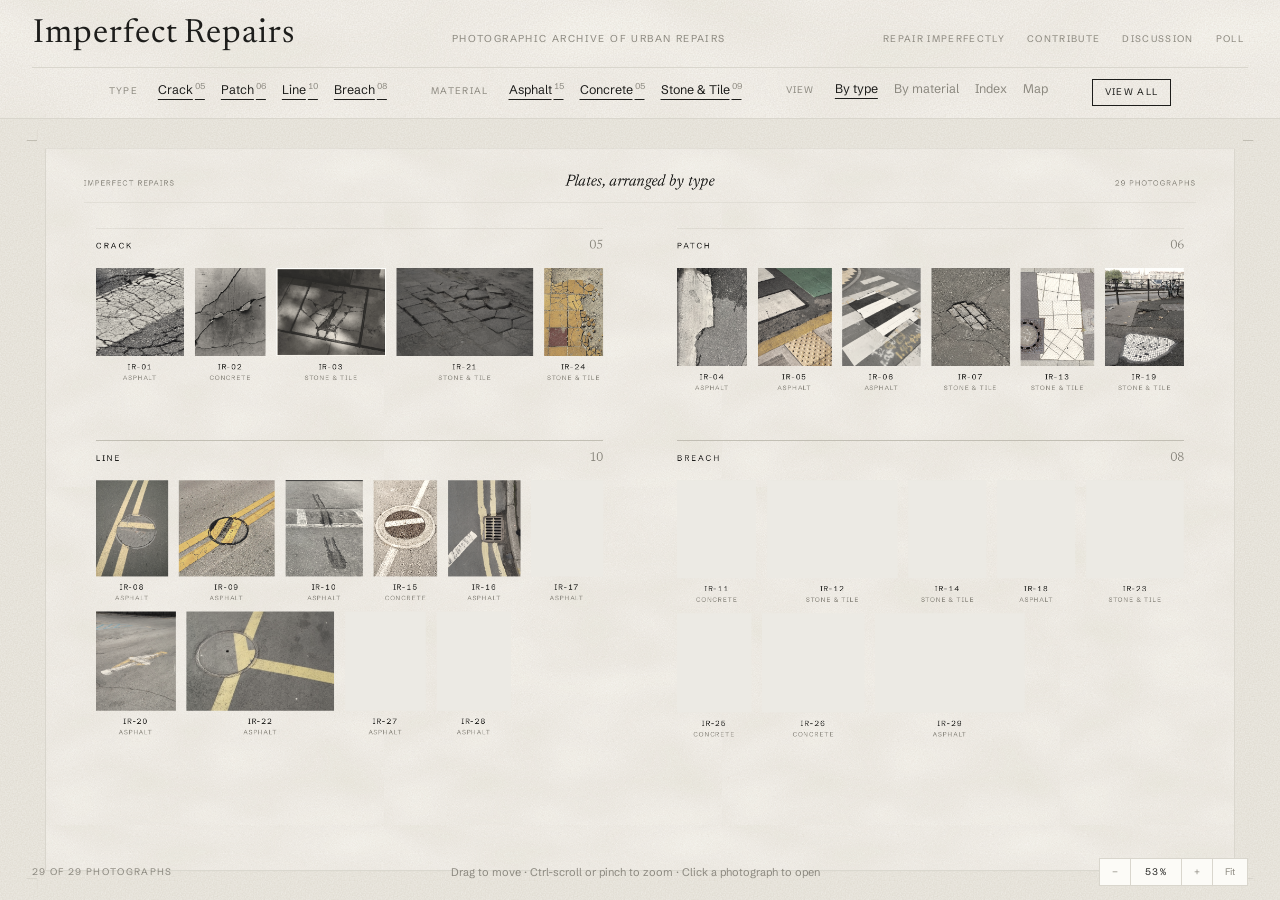
<file: index.html>
<!DOCTYPE html>
<html lang="en">
<head>
  <meta charset="UTF-8">
  <meta name="viewport" content="width=device-width, initial-scale=1.0">
  <title>Imperfect Repairs — Archive</title>
  <link rel="preconnect" href="https://fonts.googleapis.com">
  <link rel="preconnect" href="https://fonts.gstatic.com" crossorigin>
  <link rel="stylesheet" href="https://fonts.googleapis.com/css2?family=Newsreader:ital,opsz,wght@0,6..72,400;0,6..72,500;1,6..72,400&family=Schibsted+Grotesk:ital,wght@0,400;0,500;1,400&display=swap">
  <link rel="stylesheet" href="style.css?v=20261020b">
</head>
<body>
  <a class="skip" href="#stage">Skip to archive</a>

  <header class="top">
    <div class="top-row">
      <h1 id="title" aria-label="Imperfect Repairs">Imperfect Repairs</h1>
      <span class="crumb">Photographic archive of urban repairs</span>
      <nav class="community-nav" aria-label="Community">
        <a href="repair.html">Repair imperfectly</a>
        <button data-open="contribute">Contribute</button>
        <button data-open="discussion">Discussion</button>
        <button data-open="poll">Poll <span class="poll-mini" id="poll-mini"></span></button>
      </nav>
    </div>

    <div class="toolbar">
      <div class="group" id="f-type" role="group" aria-label="Type filter">
        <span class="lbl">Type</span>
      </div>
      <div class="group" id="f-material" role="group" aria-label="Material filter">
        <span class="lbl">Material</span>
      </div>
      <div class="group" role="group" aria-label="Arrange">
        <span class="lbl">View</span>
        <button class="opt" data-arrange="type" aria-pressed="true">By type</button>
        <button class="opt" data-arrange="material" aria-pressed="false">By material</button>
        <button class="opt" data-arrange="index" aria-pressed="false">Index</button>
        <button class="opt" data-arrange="map" aria-pressed="false">Map</button>
      </div>
      <button class="view-all" id="view-all">View all</button>
    </div>
  </header>

  <main class="stage" id="stage" tabindex="-1" aria-label="Archive field">
    <div class="world" id="world">
      <div class="sheet" id="sheet" aria-hidden="true">
        <i class="crop tl"></i><i class="crop tr"></i><i class="crop bl"></i><i class="crop br"></i>
        <div class="running">
          <span>Imperfect Repairs</span>
          <em id="sheet-title">Plates, arranged by type</em>
          <span id="sheet-count"></span>
        </div>
      </div>
    </div>

    <p class="empty" id="empty" hidden>No photographs match. Turn a filter back on above.</p>

    <div class="hud">
      <span class="count" id="count" aria-live="polite"></span>
      <span class="hint">Drag to move · Ctrl-scroll or pinch to zoom · Click a photograph to open</span>
      <div class="zoom">
        <button id="z-out" aria-label="Zoom out">−</button>
        <span id="z-level">100%</span>
        <button id="z-in" aria-label="Zoom in">+</button>
        <button id="z-reset">Fit</button>
      </div>
    </div>
  </main>

  <!-- Map of Manhattan -->
  <section class="mapview" id="mapview" aria-label="Map of photograph locations" hidden>
    <aside class="map-index">
      <div class="map-title">
        <h2>Manhattan</h2>
        <span>40.7831° N · 73.9712° W</span>
      </div>
      <p class="map-dek">Where the repairs were found. Choose a plate to go there; open its pin to see the photograph.</p>
      <span class="map-count" id="map-count"></span>
      <ol class="map-list" id="map-list"></ol>
    </aside>
    <div class="map-frame">
      <i class="crop tl"></i><i class="crop tr"></i><i class="crop bl"></i><i class="crop br"></i>
      <div class="map" id="map"></div>
      <article class="map-card" id="map-card" aria-live="polite" hidden>
        <button class="map-card-close" id="map-card-close" aria-label="Close preview">×</button>
        <button class="map-card-img" id="map-card-img" aria-label="Open photograph"></button>
        <div class="map-card-body">
          <span class="map-card-id" id="map-card-id"></span>
          <h3 id="map-card-title"></h3>
          <span class="map-card-meta" id="map-card-meta"></span>
          <div class="map-card-foot">
            <span class="map-card-nav">
              <button id="map-card-prev" aria-label="Previous location">←</button>
              <button id="map-card-next" aria-label="Next location">→</button>
            </span>
            <button class="map-card-open" id="map-card-open">Open plate</button>
          </div>
        </div>
      </article>
      <p class="map-note" id="map-note" hidden></p>
      <div class="map-place" id="map-place" hidden>
        <span>Placing mode · click the map where a photograph was taken, then paste into Js/data.js</span>
        <code>—</code>
      </div>
    </div>
  </section>

  <!-- Photo viewer -->
  <div class="viewer" id="viewer" role="dialog" aria-modal="true" aria-labelledby="v-title" hidden>
    <figure class="v-fig" id="v-fig"></figure>
    <div class="v-side">
      <div class="v-bar">
        <span id="v-pos"></span>
        <div class="v-nav">
          <button id="v-prev" aria-label="Previous photograph">←</button>
          <button id="v-next" aria-label="Next photograph">→</button>
          <button id="v-close" aria-label="Close">Close</button>
        </div>
      </div>
      <div class="v-body" id="v-body">
        <span class="v-id reveal" id="v-id"></span>
        <h2 class="reveal" id="v-title"></h2>
        <dl class="v-meta reveal" id="v-meta"></dl>
        <p class="v-note reveal" id="v-note"></p>
        <figure class="v-quote reveal" id="v-quote" hidden>
          <blockquote id="v-quote-text"></blockquote>
          <figcaption><cite>Beauty in Imperfect Repairs</cite> <span id="v-quote-theme"></span></figcaption>
        </figure>
      </div>
      <section class="gaze" aria-labelledby="g-h">
        <h3 class="section-h" id="g-h">Beautiful, or vulnerable?</h3>
        <p class="gaze-q">How do you read this repair?</p>
        <div class="gaze-choices">
          <button class="gaze-btn" data-choice="beauty" aria-pressed="false">Beauty</button>
          <button class="gaze-btn" data-choice="vulnerability" aria-pressed="false">Vulnerability</button>
        </div>
        <div class="gaze-result" id="g-result" hidden>
          <div class="gaze-bar" aria-hidden="true"><span class="gaze-b" id="g-bar-b"></span><span class="gaze-v" id="g-bar-v"></span></div>
          <div class="gaze-legend">
            <span><b id="g-pct-b"></b> Beauty</span>
            <span id="g-total"></span>
            <span>Vulnerability <b id="g-pct-v"></b></span>
          </div>
        </div>
        <p class="form-msg" id="g-msg" role="status">Vote to see how others read it.</p>
      </section>
      <section class="comments" aria-labelledby="c-h">
        <h3 class="section-h" id="c-h">Comments <span id="c-count"></span></h3>
        <ol class="entries" id="c-list"></ol>
        <form class="entry-form" id="c-form" novalidate>
          <label class="field">
            <span>Name <i>optional</i></span>
            <input id="c-name" name="name" maxlength="40" autocomplete="nickname">
          </label>
          <label class="field">
            <span>Comment</span>
            <textarea id="c-body" name="body" rows="3" maxlength="500" required></textarea>
          </label>
          <input class="trap" id="c-trap" name="website" tabindex="-1" autocomplete="off" aria-hidden="true">
          <div class="form-foot">
            <span class="form-msg" id="c-msg" role="status"></span>
            <button class="btn" type="submit">Post comment</button>
          </div>
        </form>
      </section>
    </div>
  </div>

  <!-- Community drawer: contribute, discussion, poll -->
  <aside class="drawer" id="drawer" role="dialog" aria-modal="true" aria-label="Community" hidden>
    <div class="drawer-bar">
      <div class="tabs" role="tablist">
        <button role="tab" id="tab-contribute" data-tab="contribute" aria-selected="true">Contribute</button>
        <button role="tab" id="tab-discussion" data-tab="discussion" aria-selected="false">Discussion</button>
        <button role="tab" id="tab-poll" data-tab="poll" aria-selected="false">Poll</button>
      </div>
      <button class="drawer-close" id="drawer-close">Close</button>
    </div>

    <p class="offline" id="offline" hidden>Community features are not connected yet. Uploads, comments and votes will open once the archive's database is set up.</p>

    <!-- Contribute -->
    <section class="panel" id="panel-contribute" role="tabpanel" aria-labelledby="tab-contribute">
      <h2 class="panel-h">Add a repair you found</h2>
      <p class="panel-dek">Photograph a crack, patch, painted line or exposed seam in your city and add it to the archive. Each photograph is reviewed before it appears.</p>
      <form class="entry-form" id="u-form" novalidate>
        <label class="drop" id="u-drop">
          <input type="file" id="u-file" accept="image/*" required>
          <span class="drop-text" id="u-drop-text">Choose a photograph<br><i>or drop it here · JPG or PNG · up to 15 MB</i></span>
          <img id="u-preview" alt="" hidden>
        </label>
        <div class="field-row">
          <label class="field">
            <span>Type</span>
            <select id="u-type" required></select>
          </label>
          <label class="field">
            <span>Material</span>
            <select id="u-material" required></select>
          </label>
        </div>
        <div class="field-row">
          <label class="field">
            <span>Location <i>city or area</i></span>
            <input id="u-place" maxlength="60" placeholder="Seoul, Mapo-gu">
          </label>
          <label class="field">
            <span>Date found</span>
            <input id="u-date" type="month">
          </label>
        </div>
        <div class="field">
          <span>Pin it on the map <i id="u-map-note">Optional. Click where you found it.</i></span>
          <div class="u-map" id="u-map"></div>
        </div>
        <label class="field">
          <span>What did you notice? <i>optional</i></span>
          <textarea id="u-caption" rows="3" maxlength="280"></textarea>
        </label>
        <label class="field">
          <span>Your name <i>optional, shown with the photograph</i></span>
          <input id="u-name" maxlength="40" autocomplete="nickname">
        </label>
        <label class="check">
          <input type="checkbox" id="u-consent" required>
          <span>I took this photograph and agree to it being shown in the Imperfect Repairs archive.</span>
        </label>
        <input class="trap" id="u-trap" name="website" tabindex="-1" autocomplete="off" aria-hidden="true">
        <div class="form-foot">
          <span class="form-msg" id="u-msg" role="status"></span>
          <button class="btn" type="submit" id="u-submit">Submit photograph</button>
        </div>
      </form>
    </section>

    <!-- Discussion -->
    <section class="panel" id="panel-discussion" role="tabpanel" aria-labelledby="tab-discussion" hidden>
      <h2 class="panel-h">Discussion</h2>
      <p class="panel-dek">How do you read the repairs around you? Care, neglect, accident, design? Share a thought.</p>
      <form class="entry-form" id="d-form" novalidate>
        <label class="field">
          <span>Name <i>optional</i></span>
          <input id="d-name" maxlength="40" autocomplete="nickname">
        </label>
        <label class="field">
          <span>Your thoughts</span>
          <textarea id="d-body" rows="4" maxlength="800" required></textarea>
        </label>
        <input class="trap" id="d-trap" name="website" tabindex="-1" autocomplete="off" aria-hidden="true">
        <div class="form-foot">
          <span class="form-msg" id="d-msg" role="status"></span>
          <button class="btn" type="submit">Share</button>
        </div>
      </form>
      <ol class="entries entries-wide" id="d-list"></ol>
    </section>

    <!-- Poll -->
    <section class="panel" id="panel-poll" role="tabpanel" aria-labelledby="tab-poll" hidden>
      <h2 class="panel-h">Beauty or vulnerability?</h2>
      <p class="panel-dek">When you see a city's imperfect repairs, what do they say to you first?</p>
      <div class="poll-choices" id="p-choices">
        <button class="choice" data-choice="beauty">
          <b>Beauty</b>
          <span>Accidental art, care, the trace of a hand</span>
        </button>
        <button class="choice" data-choice="vulnerability">
          <b>Vulnerability</b>
          <span>Fragility, neglect, a city wearing thin</span>
        </button>
      </div>
      <div class="poll-result" id="p-result">
        <div class="poll-bar" aria-hidden="true">
          <span class="poll-b" id="p-bar-b"></span>
          <span class="poll-v" id="p-bar-v"></span>
        </div>
        <div class="poll-legend">
          <span><b id="p-pct-b">—</b> Beauty</span>
          <span id="p-total"></span>
          <span>Vulnerability <b id="p-pct-v">—</b></span>
        </div>
        <p class="form-msg" id="p-msg" role="status"></p>
      </div>
    </section>
  </aside>

  <script src="Js/config.js?v=20261020b"></script>
  <script src="Js/images.js?v=20261020b"></script>
  <script src="Js/data.js?v=20261020b"></script>
  <script src="Js/map.js?v=20261020b"></script>
  <script src="Js/community.js?v=20261020b"></script>
  <script src="Js/main.js?v=20261020b"></script>
</body>
</html>
</file>
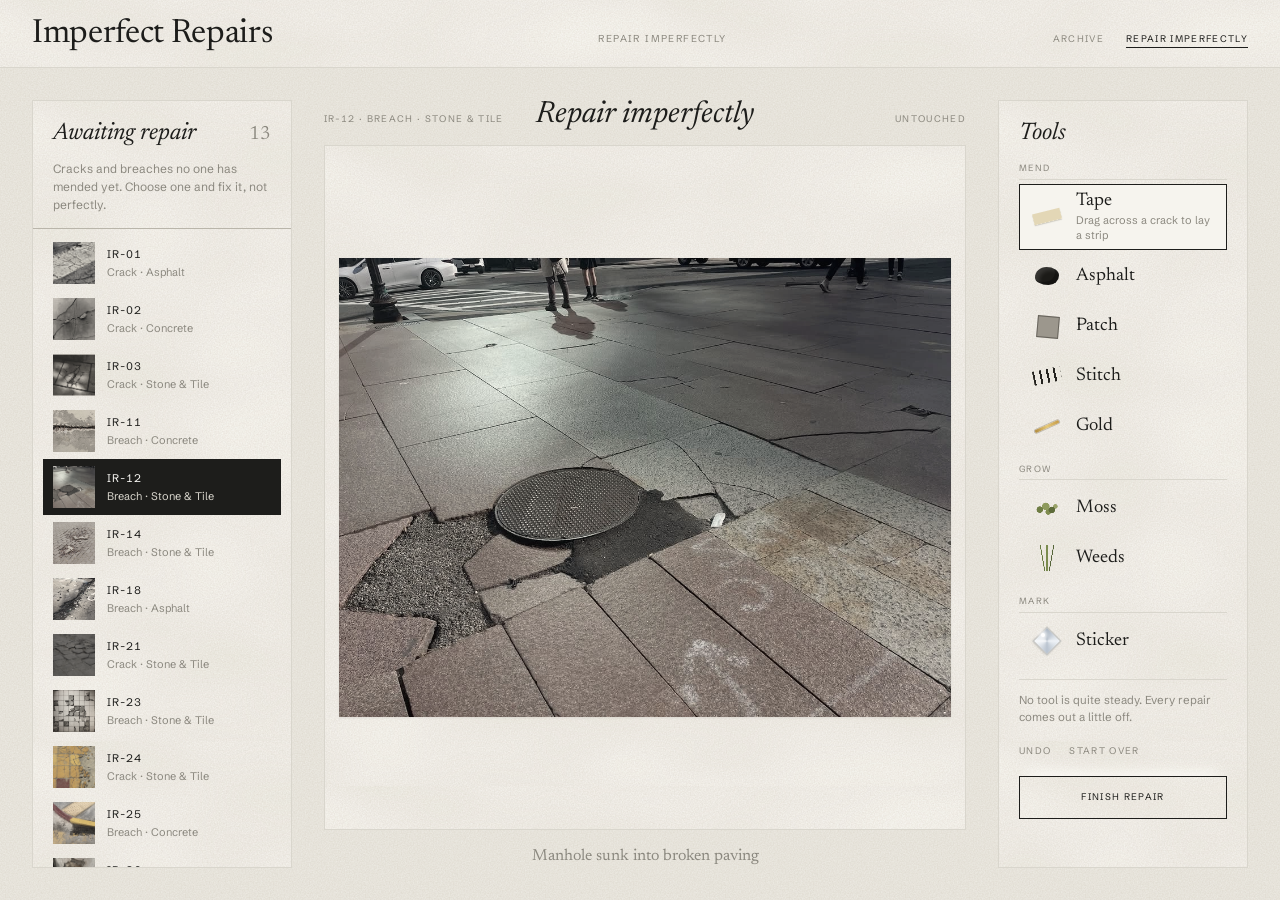
<file: repair.html>
<!DOCTYPE html>
<html lang="en">
<head>
  <meta charset="UTF-8">
  <meta name="viewport" content="width=device-width, initial-scale=1.0">
  <title>Repair Imperfectly — Imperfect Repairs</title>
  <link rel="preconnect" href="https://fonts.googleapis.com">
  <link rel="preconnect" href="https://fonts.gstatic.com" crossorigin>
  <link rel="stylesheet" href="https://fonts.googleapis.com/css2?family=Newsreader:ital,opsz,wght@0,6..72,400;0,6..72,500;1,6..72,400&family=Schibsted+Grotesk:ital,wght@0,400;0,500;1,400&display=swap">
  <link rel="stylesheet" href="style.css?v=20261020b">
</head>
<body class="page-repair">
  <a class="skip" href="#bench">Skip to the workbench</a>

  <header class="top">
    <div class="top-row">
      <h1><a href="index.html" class="title-link">Imperfect Repairs</a></h1>
      <span class="crumb">Repair imperfectly</span>
      <nav class="community-nav" aria-label="Pages">
        <a href="index.html">Archive</a>
        <a href="repair.html" aria-current="page">Repair imperfectly</a>
      </nav>
    </div>
  </header>

  <main class="workshop">
    <!-- Damage still waiting for a repair -->
    <aside class="awaiting" aria-labelledby="awaiting-h">
      <div class="awaiting-head">
        <h2 id="awaiting-h">Awaiting repair</h2>
        <span id="awaiting-count"></span>
      </div>
      <p class="awaiting-dek">Cracks and breaches no one has mended yet. Choose one and fix it, not perfectly.</p>
      <ol class="awaiting-list" id="awaiting-list"></ol>

      <div class="mine" id="mine" hidden>
        <h3>Your repairs</h3>
        <ol class="mine-list" id="mine-list"></ol>
      </div>
    </aside>

    <!-- The photograph on the bench -->
    <section class="bench" id="bench" aria-labelledby="bench-title">
      <div class="bench-head">
        <span class="bench-id" id="bench-id"></span>
        <h2 id="bench-title">Repair imperfectly</h2>
        <span class="bench-count" id="bench-count" aria-live="polite"></span>
      </div>
      <div class="bench-frame" id="bench-frame">
        <canvas id="canvas" aria-label="Photograph to repair. Use the tools to lay tape, pour asphalt, set a patch or stitch a crack."></canvas>
        <p class="bench-msg" id="bench-msg" hidden></p>
      </div>
      <p class="bench-caption" id="bench-caption"></p>
    </section>

    <!-- Tools -->
    <aside class="tools" aria-labelledby="tools-h">
      <h2 class="tools-h" id="tools-h">Tools</h2>
      <div class="tool-list" role="radiogroup" aria-label="Repair tool">
        <span class="tool-group">Mend</span>
        <button class="tool" role="radio" data-tool="tape" aria-checked="true">
          <i class="tool-mark tool-tape" aria-hidden="true"></i>
          <span><b>Tape</b><em>Drag across a crack to lay a strip</em></span>
        </button>
        <button class="tool" role="radio" data-tool="asphalt" aria-checked="false">
          <i class="tool-mark tool-asphalt" aria-hidden="true"></i>
          <span><b>Asphalt</b><em>Press and hold to pour; move slowly to spread it</em></span>
        </button>
        <button class="tool" role="radio" data-tool="patch" aria-checked="false">
          <i class="tool-mark tool-patch" aria-hidden="true"></i>
          <span><b>Patch</b><em>Drag a box to set a patch</em></span>
        </button>
        <button class="tool" role="radio" data-tool="stitch" aria-checked="false">
          <i class="tool-mark tool-stitch" aria-hidden="true"></i>
          <span><b>Stitch</b><em>Drag along a crack to staple it shut</em></span>
        </button>
        <button class="tool" role="radio" data-tool="gold" aria-checked="false">
          <i class="tool-mark tool-gold" aria-hidden="true"></i>
          <span><b>Gold</b><em>Trace a crack in gold, as in kintsugi</em></span>
        </button>

        <span class="tool-group">Grow</span>
        <button class="tool" role="radio" data-tool="moss" aria-checked="false">
          <i class="tool-mark tool-moss" aria-hidden="true"></i>
          <span><b>Moss</b><em>Rub along a crack to let moss settle in</em></span>
        </button>
        <button class="tool" role="radio" data-tool="weeds" aria-checked="false">
          <i class="tool-mark tool-weeds" aria-hidden="true"></i>
          <span><b>Weeds</b><em>Click to plant; each one grows its own way</em></span>
        </button>

        <span class="tool-group">Mark</span>
        <button class="tool" role="radio" data-tool="sticker" aria-checked="false">
          <i class="tool-mark tool-sticker" aria-hidden="true"></i>
          <span><b>Sticker</b><em>Choose a gem, then click to stick it on</em></span>
        </button>
        <div class="stickers" id="stickers" role="radiogroup" aria-label="Sticker" hidden></div>
      </div>
      <p class="tools-note">No tool is quite steady. Every repair comes out a little off.</p>
      <div class="tool-actions">
        <button class="plain" id="undo">Undo</button>
        <button class="plain" id="clear">Start over</button>
      </div>
      <button class="btn btn-wide" id="finish">Finish repair</button>

      <div class="finished" id="finished" hidden>
        <p class="finished-h">Repaired imperfectly.</p>
        <p class="finished-meta" id="finished-meta"></p>
        <button class="btn btn-wide" id="download">Save image</button>
        <button class="plain" id="again">Keep working</button>
      </div>
    </aside>
  </main>

  <script src="Js/images.js?v=20261020b"></script>
  <script src="Js/data.js?v=20261020b"></script>
  <script src="Js/repair.js?v=20261020b"></script>
</body>
</html>
</file>
<file: style.css>
/* Photo archive: photographs laid out on a printed sheet that sits on a table.
   The sheet is the wall: the view can't leave it, and it keeps one size.
   Quiet ivory, hairline rules, photographs in one muted, warm tone.
   Newsreader (a serif drawn for reading on screens) for the title,
   Schibsted Grotesk (drawn for newspapers) for everything else. */
:root {
  --table: #EEECE5;
  --paper: #FCFBF7;
  --ink: #1D1D1B;
  --muted: #8B887F;
  --rule: #D9D6CD;
  --rule-strong: #B9B5AA;

  --display: "Newsreader", "Iowan Old Style", Georgia, serif;
  --text: "Schibsted Grotesk", "Helvetica Neue", Helvetica, Arial, sans-serif;
  --ease: cubic-bezier(.2, .8, .2, 1);
  --pad: clamp(16px, 2.5vw, 32px);

  /* paper: a fine grain plus a soft, uneven mottle, drawn as SVG noise */
  --grain: url("data:image/svg+xml,%3Csvg xmlns='http://www.w3.org/2000/svg' width='180' height='180'%3E%3Cfilter id='g'%3E%3CfeTurbulence type='fractalNoise' baseFrequency='.75' numOctaves='3' stitchTiles='stitch'/%3E%3CfeColorMatrix values='0 0 0 0 .36 0 0 0 0 .29 0 0 0 0 .2 0 0 0 .21 0'/%3E%3C/filter%3E%3Crect width='100%25' height='100%25' filter='url(%23g)'/%3E%3C/svg%3E");
  --mottle: url("data:image/svg+xml,%3Csvg xmlns='http://www.w3.org/2000/svg' width='640' height='640'%3E%3Cfilter id='m'%3E%3CfeTurbulence type='fractalNoise' baseFrequency='.006 .012' numOctaves='2' seed='7' stitchTiles='stitch'/%3E%3CfeColorMatrix values='0 0 0 0 .48 0 0 0 0 .41 0 0 0 0 .3 0 0 0 .18 0'/%3E%3C/filter%3E%3Crect width='100%25' height='100%25' filter='url(%23m)'/%3E%3C/svg%3E");
  --paper-bg: var(--grain), var(--mottle), var(--paper);

  /* one shared tone for every photograph: colour kept, but muted and
     warmed slightly, like prints from the same roll of film */
  --tone: saturate(.5) sepia(.16) contrast(.9) brightness(1.05);
  --tone-focus: saturate(.72) sepia(.1) contrast(.97) brightness(1.02);
}

* { margin: 0; padding: 0; box-sizing: border-box; }

html, body { height: 100%; }
body {
  display: flex;
  flex-direction: column;
  background: var(--grain), var(--table);
  color: var(--ink);
  font-family: var(--text);
  font-size: 13px;
  line-height: 1.5;
  overflow: hidden;
  -webkit-font-smoothing: antialiased;
}
img { max-width: 100%; display: block; }
[hidden] { display: none !important; }
button { font: inherit; color: inherit; background: none; border: 0; cursor: pointer; }
:focus-visible { outline: 1px solid var(--ink); outline-offset: 3px; }

/* every label: small uppercase, tracked, figures in columns */
.lbl, .crumb, .zone .name, .running span, .count, .cap, .v-id, .v-meta dt, .v-bar, .zoom {
  text-transform: uppercase;
  letter-spacing: .14em;
  font-variant-numeric: tabular-nums;
}

.skip { position: absolute; left: 16px; top: -40px; z-index: 50; background: var(--ink); color: var(--paper); padding: 6px 10px; }
.skip:focus { top: 8px; }

/* ---------- Header ---------- */
.top {
  min-width: 0;
  padding: 18px var(--pad) 0;
  border-bottom: 1px solid var(--rule);
  background: var(--paper-bg);
  position: relative;
  z-index: 10;
}
.top-row {
  display: flex; flex-wrap: wrap; align-items: baseline; justify-content: space-between;
  gap: 6px 32px;
  padding-bottom: 16px;
}
h1 {
  font-family: var(--display);
  font-weight: 400;
  font-size: clamp(1.7rem, 2.6vw, 2.2rem);
  letter-spacing: -.01em;
  line-height: 1;
}
.crumb { color: var(--muted); font-size: 10px; }

.toolbar {
  display: flex; flex-wrap: wrap; justify-content: center; gap: 8px 44px;
  padding-block: 11px 12px;
  border-top: 1px solid var(--rule);
}
.group { display: flex; flex-wrap: wrap; align-items: baseline; gap: 2px 16px; }
.lbl { color: var(--muted); font-size: 9.5px; margin-right: 4px; }

/* Filters: grey when off, black and underlined when on */
.opt {
  font-size: 12.5px; color: var(--muted);
  padding: 1px 0;
  text-decoration: underline transparent;
  text-underline-offset: 5px;
  text-decoration-thickness: 1px;
  transition: color .25s, text-decoration-color .25s;
}
.opt[aria-pressed="true"] { color: var(--ink); text-decoration-color: var(--ink); }
.opt:hover { color: var(--ink); }
.opt .n { font-size: 8.5px; vertical-align: super; margin-left: 2px; color: var(--muted); font-variant-numeric: tabular-nums; }

.view-all {
  font-size: 9.5px; text-transform: uppercase; letter-spacing: .14em;
  padding: 5px 12px;
  border: 1px solid var(--ink);
  transition: background-color .2s, color .2s;
}
.view-all:hover { background: var(--ink); color: var(--paper); }

/* ---------- Stage ---------- */
.stage {
  position: relative;
  flex: 1;
  overflow: hidden;
  cursor: grab;
  touch-action: none;
  background: var(--grain), var(--table);
}
.stage.dragging { cursor: grabbing; }
.stage:focus { outline: none; }

.world { position: absolute; left: 0; top: 0; transform-origin: 0 0; will-change: transform; }
.world.glide { transition: transform .9s var(--ease); }
.world.settle { transition: transform .45s var(--ease); }

/* The sheet: one fixed size, a hairline edge, crop marks and a running head */
.sheet {
  position: absolute; left: 0; top: 0;
  background: var(--paper-bg);
  border: 1px solid var(--rule);
  box-shadow: 0 1px 2px rgba(40, 36, 28, .04);
  pointer-events: none;
}
.crop { position: absolute; width: 28px; height: 28px; }
.crop::before, .crop::after { content: ""; position: absolute; background: var(--rule-strong); }
.crop::before { width: 20px; height: 1px; }
.crop::after { width: 1px; height: 20px; }
.crop.tl { left: -36px; top: -36px; }
.crop.tl::before { left: 0; bottom: 8px; } .crop.tl::after { right: 8px; top: 0; }
.crop.tr { right: -36px; top: -36px; }
.crop.tr::before { right: 0; bottom: 8px; } .crop.tr::after { left: 8px; top: 0; }
.crop.bl { left: -36px; bottom: -36px; }
.crop.bl::before { left: 0; top: 8px; } .crop.bl::after { right: 8px; bottom: 0; }
.crop.br { right: -36px; bottom: -36px; }
.crop.br::before { right: 0; top: 8px; } .crop.br::after { left: 8px; bottom: 0; }

.running {
  position: absolute; left: 72px; right: 72px; top: 40px;
  display: grid; grid-template-columns: 1fr auto 1fr; align-items: baseline;
  padding-bottom: 16px;
  border-bottom: 1px solid var(--rule);
  font-size: 14px; color: var(--muted);
}
.running em { font-family: var(--display); font-size: 30px; color: var(--ink); letter-spacing: .01em; }
.running span:last-child { justify-self: end; }

/* Group heading: a hairline above, a small tracked name, the count in the serif */
.zone {
  position: absolute; left: 0; top: 0;
  display: flex; justify-content: space-between; align-items: baseline;
  padding-top: 14px;
  border-top: 1px solid var(--rule-strong);
  pointer-events: none;
}
.zone .name { font-size: 15px; letter-spacing: .24em; }
.zone .num { font-family: var(--display); font-size: 24px; color: var(--muted); font-variant-numeric: lining-nums; }

/* Photographs */
.node {
  position: absolute; left: 0; top: 0;
  text-align: center;
  cursor: pointer;
  transition: transform .9s var(--ease), opacity .4s;
}
.node.off { opacity: 0; pointer-events: none; }
.node .ph { width: 100%; background: #ECEAE4; overflow: hidden; }
.node .ph img { width: 100%; height: 100%; object-fit: cover; filter: var(--tone); transition: filter .5s var(--ease); }
.node:hover .ph img, .node:focus-visible .ph img { filter: var(--tone-focus); }
.node .cap {
  display: grid; justify-items: center; gap: 1px;
  padding-top: 10px;
  white-space: nowrap;
}
.node .cap .t { max-width: 100%; overflow: hidden; text-overflow: ellipsis; font-size: 14px; color: var(--ink); }
.node .cap .id { max-width: 100%; overflow: hidden; text-overflow: ellipsis; font-size: 12px; color: var(--muted); }

/* Hovering one photograph quiets the rest, gently */
.world.hovering .node:not(.off) { opacity: .45; }
.world.hovering .node.hover { opacity: 1; }

.empty {
  position: absolute; inset: 0; display: grid; place-items: center;
  font-size: 12px; color: var(--muted); pointer-events: none;
}

/* HUD */
.hud {
  position: absolute; left: var(--pad); right: var(--pad); bottom: 14px;
  display: flex; justify-content: space-between; align-items: center; gap: 12px;
  pointer-events: none;
  z-index: 6;
}
.count { font-size: 9.5px; color: var(--muted); }
.hint { color: var(--muted); font-size: 11px; }
.zoom { display: flex; align-items: center; pointer-events: auto; background: var(--paper); border: 1px solid var(--rule); font-size: 9.5px; }
.zoom button { padding: 6px 12px; color: var(--muted); transition: color .2s; }
.zoom button:hover { color: var(--ink); }
#z-level { min-width: 52px; text-align: center; border-inline: 1px solid var(--rule); padding: 6px 0; }
#z-reset { border-left: 1px solid var(--rule); }

/* ---------- Viewer ---------- */
.viewer {
  position: fixed; inset: 0;
  z-index: 30;
  display: grid;
  grid-template-columns: minmax(0, 1fr) 340px;
  grid-template-rows: minmax(0, 1fr);
  background: var(--paper-bg);
  color: var(--ink);
  animation: fade .4s var(--ease);
}
@keyframes fade { from { opacity: 0; } }
.v-fig {
  min-height: 0;
  overflow: hidden;
  display: grid; place-items: center;
  padding: clamp(20px, 5vw, 72px);
}
.v-fig img { max-width: 100%; max-height: calc(100vh - 2 * clamp(20px, 5vw, 72px)); width: auto; height: auto; object-fit: contain; filter: var(--tone-focus); animation: rise .6s var(--ease); }
@keyframes rise { from { opacity: 0; } }
.v-side {
  display: flex; flex-direction: column;
  border-left: 1px solid var(--rule);
  overflow-y: auto;
}
.v-bar {
  display: flex; justify-content: space-between; align-items: center;
  padding: 16px 24px;
  border-bottom: 1px solid var(--rule);
  color: var(--muted);
  font-size: 9.5px;
}
.v-nav { display: flex; gap: 18px; }
.v-nav button { color: var(--muted); transition: color .2s; }
.v-nav button:hover { color: var(--ink); }
.v-body { padding: 36px 24px; display: grid; gap: 20px; align-content: start; }
.v-id { color: var(--muted); font-size: 10px; }
.v-body h2 {
  font-family: var(--display); font-weight: 400;
  font-size: 1.85rem; line-height: 1.15;
  text-wrap: balance;
}
.v-meta { display: grid; grid-template-columns: auto 1fr; border-top: 1px solid var(--rule); font-size: 13px; }
/* both cells of a row share one height, so the rule under them is one straight line */
.v-meta dt, .v-meta dd { display: flex; align-items: center; min-height: 40px; padding: 8px 0; border-bottom: 1px solid var(--rule); }
.v-meta dt { color: var(--muted); padding-right: 28px; font-size: 9.5px; }
.v-note { font-size: 14px; line-height: 1.6; max-width: 60ch; }

/* Loupe over the photograph in the viewer */
.v-fig { position: relative; }
.v-fig img { cursor: crosshair; touch-action: none; }
.loupe {
  position: absolute; z-index: 2;
  border-radius: 50%;
  background-color: var(--paper);
  background-repeat: no-repeat;
  border: 1px solid var(--ink);
  box-shadow: 0 0 0 5px rgba(252, 251, 247, .9), 0 0 0 6px var(--rule-strong), 0 18px 40px -14px rgba(30, 26, 20, .55);
  filter: var(--tone-focus);
  pointer-events: none;
}
.loupe::after {   /* a fine crosshair at the centre, like a magnifier's reticle */
  content: ""; position: absolute; left: 50%; top: 50%; width: 14px; height: 14px;
  transform: translate(-50%, -50%);
  background: linear-gradient(var(--paper), var(--paper)) center / 1px 100% no-repeat,
              linear-gradient(var(--paper), var(--paper)) center / 100% 1px no-repeat;
  opacity: .8; mix-blend-mode: difference;
}
.loupe-hint {
  position: absolute; left: 0; right: 0; bottom: clamp(8px, 2vw, 24px);
  text-align: center; pointer-events: none;
  font-size: 9.5px; text-transform: uppercase; letter-spacing: .14em; color: var(--muted);
}

/* Per-photograph vote */
.gaze { padding: 4px 22px 24px; display: grid; gap: 10px; }
.gaze-q { font-family: var(--display); font-size: 1.2rem; line-height: 1.2; }
.gaze-choices { display: grid; grid-template-columns: 1fr 1fr; gap: 8px; }
.gaze-btn {
  padding: 11px 10px;
  border: 1px solid var(--rule-strong);
  font-family: var(--display); font-size: 1.05rem;
  transition: border-color .2s, background-color .2s, color .2s;
}
.gaze-btn:hover:not(:disabled) { border-color: var(--ink); }
.gaze-btn[aria-pressed="true"] { background: var(--ink); color: var(--paper); border-color: var(--ink); opacity: 1; }
.gaze-btn:disabled:not([aria-pressed="true"]) { opacity: .45; }
.gaze-result { display: grid; gap: 8px; }
.gaze-bar { display: flex; height: 10px; border: 1px solid var(--ink); overflow: hidden; }
.gaze-b, .gaze-v { display: block; height: 100%; transition: width .9s var(--ease); }
.gaze-b { background: var(--paper); }
.gaze-v { background: var(--ink); }
.gaze-legend { display: flex; justify-content: space-between; gap: 8px; font-size: 9.5px; text-transform: uppercase; letter-spacing: .12em; color: var(--muted); font-variant-numeric: tabular-nums; }
.gaze-legend b { font-weight: 400; color: var(--ink); }

/* A passage from the book beside the photograph */
.v-quote { display: grid; gap: 10px; padding: 16px 0 4px 18px; border-left: 1px solid var(--ink); }
.v-quote blockquote {
  font-family: var(--display); font-style: italic;
  font-size: 1.12rem; line-height: 1.45;
  text-wrap: pretty;
}
.v-quote blockquote::before { content: "“"; }
.v-quote blockquote::after { content: "”"; }
.v-quote figcaption { font-size: 9.5px; text-transform: uppercase; letter-spacing: .14em; color: var(--muted); }
.v-quote cite { font-style: normal; color: var(--ink); }
.v-quote figcaption span::before { content: "· "; }

/* Text is pressed on left to right, like a strip of tape */
.reveal { clip-path: inset(0 100% 0 0); }
.play .reveal { animation: tape .7s var(--ease) forwards; }
.play .reveal:nth-child(2) { animation-delay: .1s; }
.play .reveal:nth-child(3) { animation-delay: .2s; }
.play .reveal:nth-child(4) { animation-delay: .3s; }
@keyframes tape { to { clip-path: inset(0 0 0 0); } }

/* ---------- Title: letters patched white on touch ---------- */
h1 .ch {
  display: inline-block;
  padding-inline: .02em;
  transition: color 1.2s var(--ease), background-color 1.2s var(--ease);
}
h1 .ch:hover {
  color: #FFFFFF;
  background-color: var(--ink);
  transition: none;
}

/* ---------- Community nav ---------- */
.community-nav { display: flex; gap: 22px; align-items: baseline; }
.community-nav button, .community-nav a {
  font-size: 9.5px; text-transform: uppercase; letter-spacing: .14em; color: var(--muted);
  transition: color .2s;
}
.community-nav button:hover, .community-nav a:hover { color: var(--ink); }
.community-nav a { text-decoration: none; }
.community-nav a[aria-current="page"] { color: var(--ink); text-decoration: underline; text-underline-offset: 5px; text-decoration-thickness: 1px; }
.title-link { color: inherit; text-decoration: none; }
.poll-mini { margin-left: 4px; color: var(--ink); font-variant-numeric: tabular-nums; letter-spacing: .04em; }

/* ---------- Drawer ---------- */
.drawer {
  position: fixed; top: 0; right: 0; bottom: 0; z-index: 35;
  width: min(500px, 100%);
  background: var(--paper-bg);
  border-left: 1px solid var(--rule);
  box-shadow: -24px 0 60px -40px rgba(40, 36, 28, .35);
  overflow-y: auto;
  animation: slide .45s var(--ease);
}
@keyframes slide { from { transform: translateX(24px); opacity: 0; } }
.drawer-bar {
  position: sticky; top: 0; z-index: 2;
  display: flex; justify-content: space-between; align-items: center;
  padding: 16px 28px;
  background: var(--paper-bg);
  border-bottom: 1px solid var(--rule);
}
.tabs { display: flex; gap: 20px; }
.tabs button, .drawer-close {
  font-size: 9.5px; text-transform: uppercase; letter-spacing: .14em; color: var(--muted);
  padding-block: 2px;
  text-decoration: underline transparent; text-underline-offset: 6px; text-decoration-thickness: 1px;
  transition: color .2s, text-decoration-color .2s;
}
.tabs button[aria-selected="true"] { color: var(--ink); text-decoration-color: var(--ink); }
.tabs button:hover, .drawer-close:hover { color: var(--ink); }
.offline { margin: 20px 28px 0; padding: 12px 14px; border: 1px solid var(--rule); color: var(--muted); font-size: 12px; }
.panel { padding: 32px 28px 48px; display: grid; gap: 16px; align-content: start; }
.panel-h { font-family: var(--display); font-weight: 400; font-size: 1.9rem; line-height: 1.1; text-wrap: balance; }
.panel-dek { color: var(--muted); max-width: 46ch; }

/* ---------- Forms ---------- */
.entry-form { display: grid; gap: 14px; margin-top: 8px; }
.field { display: grid; gap: 5px; min-width: 0; }
.field > span, .check span { font-size: 9.5px; text-transform: uppercase; letter-spacing: .14em; color: var(--muted); }
.field i { font-style: normal; text-transform: none; letter-spacing: .02em; opacity: .8; }
.field-row { display: grid; grid-template-columns: 1fr 1fr; gap: 14px; }
input, textarea, select {
  font: inherit; color: var(--ink);
  width: 100%;
  padding: 8px 0;
  background: transparent;
  border: 0; border-bottom: 1px solid var(--rule-strong);
  border-radius: 0;
  transition: border-color .2s;
}
textarea { resize: vertical; line-height: 1.5; }
select { appearance: none; cursor: pointer; background: linear-gradient(45deg, transparent 50%, var(--muted) 50%) right 4px center / 5px 5px no-repeat, linear-gradient(-45deg, transparent 50%, var(--muted) 50%) right 0 center / 5px 5px no-repeat; padding-right: 16px; }
input:focus, textarea:focus, select:focus { outline: none; border-bottom-color: var(--ink); }
input::placeholder { color: var(--rule-strong); }
input:disabled, textarea:disabled, select:disabled, button:disabled { opacity: .5; cursor: not-allowed; }
.check { display: grid; grid-template-columns: auto 1fr; gap: 10px; align-items: start; }
.check input { width: 13px; height: 13px; margin-top: 2px; accent-color: var(--ink); }
.check span { text-transform: none; letter-spacing: .01em; font-size: 12px; }
.trap { position: absolute; left: -9999px; width: 1px; height: 1px; }
.drop {
  position: relative; display: grid; place-items: center; min-height: 180px;
  border: 1px dashed var(--rule-strong); cursor: pointer; text-align: center;
  transition: border-color .2s, background-color .2s;
}
.drop:hover, .drop.over { border-color: var(--ink); background: #F6F4EE; }
.drop input { position: absolute; inset: 0; opacity: 0; cursor: pointer; }
.drop-text { font-size: 12px; color: var(--ink); line-height: 1.6; pointer-events: none; }
.drop-text i { font-style: normal; color: var(--muted); font-size: 11px; }
.drop img { max-height: 260px; width: auto; filter: var(--tone-focus); pointer-events: none; }
.form-foot { display: flex; justify-content: space-between; align-items: center; gap: 16px; margin-top: 4px; }
.form-msg { font-size: 12px; color: var(--muted); }
.btn {
  flex-shrink: 0;
  font-size: 9.5px; text-transform: uppercase; letter-spacing: .14em;
  padding: 10px 16px;
  border: 1px solid var(--ink);
  transition: background-color .2s, color .2s;
}
.btn:hover:not(:disabled) { background: var(--ink); color: var(--paper); }

/* ---------- Entries: comments and discussion ---------- */
.entries { list-style: none; border-top: 1px solid var(--rule); }
.entries li { padding: 12px 0; border-bottom: 1px solid var(--rule); display: grid; gap: 4px; }
.entry-head { display: flex; justify-content: space-between; gap: 12px; font-size: 9.5px; text-transform: uppercase; letter-spacing: .14em; color: var(--muted); }
.entries p { white-space: pre-line; overflow-wrap: anywhere; }
.entries-wide { margin-top: 24px; }
.entries-wide p { font-family: var(--display); font-size: 1.1rem; line-height: 1.45; }
.entries-empty { color: var(--muted); font-size: 12px; }

.comments { padding: 8px 22px 32px; display: grid; gap: 12px; }
.section-h { font-weight: 400; font-size: 9.5px; text-transform: uppercase; letter-spacing: .14em; color: var(--muted); }
.section-h span { color: var(--ink); margin-left: 6px; }

/* ---------- Poll ---------- */
.poll-choices { display: grid; grid-template-columns: 1fr 1fr; gap: 12px; margin-top: 8px; }
.choice {
  display: grid; gap: 6px; align-content: start; text-align: left;
  padding: 18px 16px 20px;
  border: 1px solid var(--rule-strong);
  transition: border-color .2s, background-color .2s, color .2s;
}
.choice b { font-family: var(--display); font-weight: 400; font-size: 1.5rem; line-height: 1; }
.choice span { font-size: 12px; color: var(--muted); }
.choice:hover:not(:disabled) { border-color: var(--ink); }
.choice[aria-pressed="true"] { background: var(--ink); color: var(--paper); border-color: var(--ink); opacity: 1; }
.choice[aria-pressed="true"] span { color: var(--rule); }
.choice:disabled:not([aria-pressed="true"]) { opacity: .45; }
.poll-result { display: grid; gap: 10px; margin-top: 18px; }
.poll-bar { display: flex; height: 44px; border: 1px solid var(--ink); overflow: hidden; }
.poll-b, .poll-v { display: block; height: 100%; width: 50%; transition: width 1s var(--ease); }
.poll-b { background: var(--paper); }
.poll-v { background: var(--ink); }
.poll-result.is-empty .poll-v { background: var(--rule); }
.poll-legend { display: flex; justify-content: space-between; align-items: baseline; gap: 12px; font-size: 9.5px; text-transform: uppercase; letter-spacing: .14em; color: var(--muted); }
.poll-legend b { font-family: var(--display); font-weight: 400; font-size: 1.6rem; letter-spacing: 0; color: var(--ink); margin-inline: 4px; }

/* ---------- Map ---------- */
/* the same language as the archive: an index on paper beside a framed plate */
.mapview {
  position: relative; flex: 1; min-height: 0;
  display: grid; grid-template-columns: 280px minmax(0, 1fr); gap: 40px;
  padding: 40px;
  background: var(--grain), var(--table);
}
.map-index {
  min-height: 0;
  display: flex; flex-direction: column;
  background: var(--paper-bg); border: 1px solid var(--rule);
}
.map-title { padding: 22px 22px 0; display: grid; gap: 6px; }
.map-title h2 { font-family: var(--display); font-weight: 400; font-style: italic; font-size: 2.1rem; line-height: 1; }
.map-title span { font-size: 9.5px; text-transform: uppercase; letter-spacing: .14em; color: var(--muted); font-variant-numeric: tabular-nums; }
.map-dek { padding: 14px 22px 0; font-size: 12px; color: var(--muted); }
.map-count {
  margin: 18px 22px 0; padding-bottom: 10px;
  border-bottom: 1px solid var(--rule-strong);
  font-size: 9.5px; text-transform: uppercase; letter-spacing: .14em; font-variant-numeric: tabular-nums;
}
.map-list { list-style: none; overflow-y: auto; padding: 6px 12px 16px; flex: 1; }
.map-list button {
  width: 100%;
  display: grid; grid-template-columns: 40px 1fr; gap: 12px; align-items: center;
  padding: 7px 10px; text-align: left;
  transition: background-color .2s;
}
.map-list li.is-hot button, .map-list button:hover { background: #F3F1EA; }
.map-list li.is-active button { background: var(--ink); color: var(--paper); }
.map-list li.is-active .map-item span { color: var(--rule); }
.map-thumb { width: 40px; height: 40px; background: var(--table) center / cover no-repeat; filter: var(--tone); }
.map-item { display: grid; gap: 1px; min-width: 0; }
.map-item b { font-weight: 400; font-size: 11px; letter-spacing: .12em; font-variant-numeric: tabular-nums; }
.map-item span { font-size: 11px; color: var(--muted); white-space: nowrap; overflow: hidden; text-overflow: ellipsis; }

.map-frame {
  position: relative; min-height: 0;
  background: var(--paper-bg); border: 1px solid var(--rule);
  padding: 12px;
}
.map-frame { isolation: isolate; }   /* keeps Leaflet's layers under the viewer and drawer */
.map { position: absolute; inset: 12px; z-index: 0; background: #EAE8E1; }

/* preview card: opens inside the frame when a pin is chosen */
.map-card {
  position: absolute; z-index: 800; top: 28px; right: 28px;
  width: min(320px, calc(100% - 56px));
  max-height: calc(100% - 56px);
  display: grid; grid-template-rows: auto auto;
  background: var(--paper);
  border: 1px solid var(--rule-strong);
  box-shadow: 0 18px 40px -24px rgba(40, 36, 28, .45);
}
.map-card.play { animation: card-in .45s var(--ease); }
@keyframes card-in { from { opacity: 0; transform: translateX(12px); } }
.map-card-img { min-height: 0; padding: 14px 14px 0; cursor: zoom-in; display: flex; align-items: center; justify-content: center; }
.map-card-img img { max-width: 100%; max-height: min(44vh, 380px); object-fit: contain; filter: var(--tone-focus); }
.map-card-body { padding: 14px 18px 16px; display: grid; gap: 6px; }
.map-card-id { font-size: 9.5px; text-transform: uppercase; letter-spacing: .14em; color: var(--muted); }
.map-card h3 { font-family: var(--display); font-weight: 400; font-size: 1.3rem; line-height: 1.15; text-wrap: balance; }
.map-card-meta { font-size: 11px; color: var(--muted); }
.map-card-foot { display: flex; justify-content: space-between; align-items: center; margin-top: 8px; padding-top: 10px; border-top: 1px solid var(--rule); }
.map-card-nav { display: flex; gap: 4px; }
.map-card-nav button { width: 30px; height: 26px; border: 1px solid var(--rule); color: var(--muted); }
.map-card-nav button:hover { color: var(--ink); border-color: var(--ink); }
.map-card-open { font-size: 9.5px; text-transform: uppercase; letter-spacing: .14em; padding: 7px 12px; border: 1px solid var(--ink); }
.map-card-open:hover { background: var(--ink); color: var(--paper); }
.map-card-close { position: absolute; top: 4px; right: 6px; z-index: 1; width: 26px; height: 26px; font-size: 18px; line-height: 1; color: var(--muted); background: var(--paper); }
.map-card-close:hover { color: var(--ink); }
.is-far .map .leaflet-gl-layer, .map .leaflet-tile-pane { filter: grayscale(1) sepia(.1) contrast(1.03); }
.leaflet-container { font-family: var(--text); }
.leaflet-control-attribution { font-size: 9px; background: rgba(252, 251, 247, .85) !important; color: var(--muted); }
.leaflet-control-attribution a { color: var(--muted); }
.leaflet-bar { border: 1px solid var(--rule) !important; border-radius: 0 !important; box-shadow: none !important; }
.leaflet-bar a { background: var(--paper) !important; color: var(--ink) !important; border-radius: 0 !important; border-bottom-color: var(--rule) !important; font-weight: 400 !important; }
.leaflet-control-scale-line {
  background: rgba(252, 251, 247, .85); border: 1px solid var(--ink); border-top: 0;
  color: var(--ink); font-size: 9px; letter-spacing: .1em; text-transform: uppercase; padding: 0 6px;
}
.map-note {
  position: absolute; z-index: 500; left: 50%; bottom: 40px; transform: translateX(-50%);
  max-width: min(420px, calc(100% - 32px));
  padding: 12px 16px; background: var(--paper); border: 1px solid var(--rule);
  font-size: 12px; color: var(--muted); text-align: center;
}
.map-place {
  position: absolute; z-index: 500; right: 24px; top: 24px;
  display: grid; gap: 6px; max-width: min(360px, calc(100% - 48px));
  padding: 12px 14px; background: var(--paper); border: 1px solid var(--ink);
  font-size: 11px; color: var(--muted);
}
.map-place code { font-size: 13px; color: var(--ink); user-select: all; }

/* pins: a registration mark, as on a press sheet, with a ruled number tag */
.pin { background: none; border: 0; }
.pin-mark {
  position: absolute; inset: 0;
  display: block;
}
.pin-mark::before, .pin-mark::after {
  content: ""; position: absolute; left: 50%; top: 50%;
  background: var(--ink);
  transition: background-color .25s;
}
.pin-mark::before { width: 22px; height: 1px; transform: translate(-50%, -50%); }
.pin-mark::after { width: 1px; height: 22px; transform: translate(-50%, -50%); }
.pin::before {
  content: ""; position: absolute; left: 50%; top: 50%; z-index: 1;
  width: 11px; height: 11px; box-sizing: border-box;
  border: 1px solid var(--ink); border-radius: 50%;
  background: var(--paper);
  transform: translate(-50%, -50%);
  transition: background-color .25s, width .25s, height .25s;
}
.pin::after {
  content: ""; position: absolute; left: 50%; top: 50%; z-index: 2;
  width: 3px; height: 3px; border-radius: 50%;
  background: var(--ink);
  transform: translate(-50%, -50%);
}
.pin-tag {
  position: absolute; left: 30px; top: 50%;
  transform: translateY(-50%);
  padding: 2px 6px 1px;
  background: var(--paper);
  border: 1px solid var(--ink);
  font-size: 9px; line-height: 1.5; letter-spacing: .14em; color: var(--ink);
  white-space: nowrap; font-variant-numeric: tabular-nums;
  transition: background-color .25s, color .25s, opacity .25s;
}
.pin-tag::before {
  content: ""; position: absolute; right: 100%; top: 50%;
  width: 8px; height: 1px; background: var(--ink);
}
.pin:hover::before, .pin:focus::before, .pin.is-hot::before, .pin.is-active::before { width: 15px; height: 15px; background: var(--ink); }
.pin:hover::after, .pin:focus::after, .pin.is-hot::after, .pin.is-active::after { background: var(--paper); }
.pin:hover .pin-tag, .pin:focus .pin-tag, .pin.is-hot .pin-tag, .pin.is-active .pin-tag { background: var(--ink); color: var(--paper); opacity: 1; }
.pin.is-hot, .pin.is-active { z-index: 1000 !important; }
/* far out: marks only; the tag appears on hover */
.is-far .pin-tag { opacity: 0; }
.is-far .pin-mark::before { width: 16px; }
.is-far .pin-mark::after { height: 16px; }
.is-far .pin::before { width: 8px; height: 8px; }

.u-map { height: 220px; border: 1px solid var(--rule-strong); background: var(--table); }
.u-map .leaflet-gl-layer, .u-map .leaflet-tile-pane { filter: grayscale(1) sepia(.1); }

/* ---------- Repair imperfectly ---------- */
.workshop {
  flex: 1; min-height: 0;
  display: grid; grid-template-columns: 260px minmax(0, 1fr) 250px; gap: 32px;
  padding: 32px;
  background: var(--grain), var(--table);
}
.awaiting, .tools {
  min-height: 0;
  display: flex; flex-direction: column;
  background: var(--paper-bg); border: 1px solid var(--rule);
}
.awaiting-head { display: flex; justify-content: space-between; align-items: baseline; padding: 20px 20px 0; }
.awaiting-head h2, .tools-h { font-family: var(--display); font-weight: 400; font-style: italic; font-size: 1.5rem; line-height: 1; }
.awaiting-head span { font-family: var(--display); font-size: 1.2rem; color: var(--muted); font-variant-numeric: lining-nums; }
.awaiting-dek { padding: 10px 20px 14px; font-size: 12px; color: var(--muted); border-bottom: 1px solid var(--rule-strong); margin-inline: 0; }
.awaiting-list { list-style: none; overflow-y: auto; padding: 6px 10px; flex: 1; }
.awaiting-list button {
  width: 100%; display: grid; grid-template-columns: 42px 1fr; gap: 12px; align-items: center;
  padding: 7px 10px; text-align: left; transition: background-color .2s;
}
.awaiting-list button:hover { background: #F3F1EA; }
.awaiting-list button.is-active { background: var(--ink); color: var(--paper); }
.awaiting-list button.is-active .aw-text span { color: var(--rule); }
.aw-thumb { width: 42px; height: 42px; background: var(--table) center / cover no-repeat; filter: var(--tone); }
.aw-text { display: grid; gap: 1px; min-width: 0; }
.aw-text b { font-weight: 400; font-size: 11px; letter-spacing: .12em; font-variant-numeric: tabular-nums; }
.aw-text span { font-size: 11px; color: var(--muted); white-space: nowrap; overflow: hidden; text-overflow: ellipsis; }
.mine { border-top: 1px solid var(--rule-strong); padding: 14px 20px 18px; }
.mine h3 { font-weight: 400; font-size: 9.5px; text-transform: uppercase; letter-spacing: .14em; color: var(--muted); margin-bottom: 10px; }
.mine-list { list-style: none; display: grid; grid-template-columns: repeat(3, 1fr); gap: 8px; max-height: 170px; overflow-y: auto; }
.mine-list li { display: grid; gap: 3px; }
.mine-list img { width: 100%; aspect-ratio: 1; object-fit: cover; filter: var(--tone); }
.mine-list span { font-size: 8.5px; letter-spacing: .08em; color: var(--muted); }

.bench { min-height: 0; display: grid; grid-template-rows: auto minmax(0, 1fr) auto; gap: 14px; }
.bench-head { display: grid; grid-template-columns: 1fr auto 1fr; align-items: baseline; gap: 16px; }
.bench-head h2 { font-family: var(--display); font-weight: 400; font-style: italic; font-size: 1.9rem; line-height: 1; }
.bench-id, .bench-count { font-size: 9.5px; text-transform: uppercase; letter-spacing: .14em; color: var(--muted); font-variant-numeric: tabular-nums; }
.bench-count { justify-self: end; }
.bench-frame {
  position: relative; min-height: 0;
  display: grid; place-items: center;
  background: var(--paper-bg); border: 1px solid var(--rule);
  padding: 14px;
}
#canvas { display: block; filter: var(--tone-focus); touch-action: none; cursor: crosshair; box-shadow: 0 1px 2px rgba(40, 36, 28, .08); }
#canvas.is-done { cursor: default; }
.bench-msg {
  position: absolute; left: 50%; bottom: 24px; transform: translateX(-50%);
  padding: 9px 14px; background: var(--paper); border: 1px solid var(--ink);
  font-size: 12px; white-space: nowrap;
}
.bench-caption { text-align: center; font-family: var(--display); font-size: 1rem; color: var(--muted); }

.tools { padding: 20px; gap: 14px; overflow-y: auto; }
.tool-list { display: grid; grid-template-columns: minmax(0, 1fr); gap: 2px; }
.tool-group { font-size: 9px; text-transform: uppercase; letter-spacing: .16em; color: var(--muted); padding: 10px 0 4px; border-bottom: 1px solid var(--rule); margin-bottom: 2px; }
.tool-group:first-child { padding-top: 2px; }
.tool {
  display: grid; grid-template-columns: 34px 1fr; gap: 12px; align-items: center;
  padding: 6px 10px; text-align: left;
  border: 1px solid transparent;
  transition: border-color .2s, background-color .2s;
}
.tool:hover:not(:disabled) { border-color: var(--rule-strong); }
.tool[aria-checked="true"] { border-color: var(--ink); background: #F6F4EE; }
.tool span { display: grid; gap: 2px; }
.tool b { font-family: var(--display); font-weight: 400; font-size: 1.15rem; line-height: 1.1; }
.tool em { font-style: normal; font-size: 11px; color: var(--muted); line-height: 1.35; display: none; }
.tool[aria-checked="true"] em { display: block; }
.tool-mark { display: block; width: 34px; height: 34px; position: relative; }
.tool-tape::before { content: ""; position: absolute; left: 3px; top: 11px; width: 28px; height: 11px; background: rgba(226, 213, 178, .95); transform: rotate(-14deg); box-shadow: 0 1px 1px rgba(60, 50, 30, .2); }
.tool-patch::before { content: ""; position: absolute; left: 7px; top: 7px; width: 20px; height: 20px; background: #9C978D; border: 1px solid rgba(25, 22, 18, .4); transform: rotate(5deg); }
.tool-stitch::before { content: ""; position: absolute; left: 3px; top: 10px; width: 28px; height: 14px; background: repeating-linear-gradient(90deg, #25231F 0 2px, transparent 2px 7px); transform: rotate(-12deg); }
.tool-asphalt::before { content: ""; position: absolute; left: 5px; top: 8px; width: 24px; height: 18px; background: #1C1B18; border-radius: 48% 52% 44% 56% / 58% 46% 54% 42%; box-shadow: inset -4px -3px 0 rgba(0,0,0,.3), inset 4px 3px 4px rgba(255,255,255,.12); }
.tool-gold::before { content: ""; position: absolute; left: 4px; top: 16px; width: 26px; height: 3px; background: linear-gradient(90deg, #B08A3E, #E6C878, #C49A48); transform: rotate(-24deg); border-radius: 2px; box-shadow: 0 0 0 1px rgba(60,45,20,.25); }
.tool-moss::before { content: ""; position: absolute; left: 5px; top: 9px; width: 24px; height: 16px; background: radial-gradient(circle at 20% 60%, #6F7D44 0 3px, transparent 3.5px), radial-gradient(circle at 45% 40%, #8E9A5C 0 3.5px, transparent 4px), radial-gradient(circle at 70% 62%, #5E6B3A 0 3px, transparent 3.5px), radial-gradient(circle at 55% 75%, #7F8C4F 0 2.5px, transparent 3px), radial-gradient(circle at 85% 40%, #9AA36A 0 2px, transparent 2.5px); }
.tool-weeds::before { content: ""; position: absolute; left: 8px; top: 4px; width: 18px; height: 26px; background: linear-gradient(80deg, transparent 46%, #687A43 47% 53%, transparent 54%) 0 0 / 50% 100% no-repeat, linear-gradient(100deg, transparent 46%, #56653A 47% 53%, transparent 54%) 100% 0 / 50% 100% no-repeat, linear-gradient(90deg, transparent 45%, #7A8B4E 46% 54%, transparent 55%); }
.tool-sticker::before { content: ""; position: absolute; left: 8px; top: 8px; width: 18px; height: 18px; transform: rotate(45deg); background: conic-gradient(from 45deg, #EEF2F6, #B9C3CF, #F7F9FB, #A9B4C1, #EEF2F6); box-shadow: 0 0 0 1.5px #C9C9C6, 0 1px 3px rgba(30,24,16,.3); }
.tool-sticker::after { content: ""; position: absolute; left: 11px; top: 9px; width: 4px; height: 4px; background: #fff; border-radius: 50%; box-shadow: 0 0 4px 2px rgba(255,255,255,.9); }
.stickers { display: grid; grid-template-columns: repeat(3, minmax(0, 1fr)); gap: 4px; padding: 6px 0 2px; }
.sticker-choice { display: grid; place-items: center; padding: 3px; border: 1px solid transparent; transition: border-color .2s; }
.sticker-choice:hover { border-color: var(--rule-strong); }
.sticker-choice[aria-checked="true"] { border-color: var(--ink); background: #F6F4EE; }
.tools-note { font-size: 11.5px; color: var(--muted); border-top: 1px solid var(--rule); padding-top: 12px; }
.tool-actions { display: flex; gap: 18px; }
.plain { font-size: 9.5px; text-transform: uppercase; letter-spacing: .14em; color: var(--muted); padding: 4px 0; transition: color .2s; }
.plain:hover:not(:disabled) { color: var(--ink); }
.btn-wide { width: 100%; text-align: center; }
/* keep Finish reachable on short screens: it stays pinned to the bottom of the tools panel */
#finish { position: sticky; bottom: -20px; margin-bottom: -20px; padding-block: 13px; background: var(--paper-bg); box-shadow: 0 -12px 16px -8px rgba(252, 251, 247, .95); }
#finish:hover { background: var(--ink); }
.finished { display: grid; gap: 10px; border-top: 1px solid var(--rule-strong); padding-top: 14px; }
.finished-h { font-family: var(--display); font-style: italic; font-size: 1.35rem; }
.finished-meta { font-size: 11px; color: var(--muted); }

/* ---------- Small screens ---------- */
@media (max-width: 900px) {
  body.page-repair { height: auto; overflow: auto; }
  .workshop { grid-template-columns: 1fr; padding: 14px; gap: 14px; }
  .awaiting-list { display: flex; overflow-x: auto; padding: 8px; gap: 4px; }
  .awaiting-list li { flex: 0 0 auto; }
  .awaiting-list button { grid-template-columns: 42px auto; }
  .awaiting-dek { display: none; }
  .bench-frame { height: 62vh; }
  .bench-head { grid-template-columns: 1fr auto; }
  .bench-head h2 { display: none; }
  .tool-list { grid-template-columns: repeat(2, 1fr); }
  .tool em { display: none; }
  .mine-list { grid-template-columns: repeat(4, 1fr); }
}

@media (max-width: 760px) {
  .toolbar { flex-wrap: nowrap; justify-content: flex-start; overflow-x: auto; gap: 28px; }
  .group { flex-wrap: nowrap; flex-shrink: 0; }
  .hint { display: none; }
  .viewer { grid-template-columns: 1fr; grid-template-rows: minmax(0, 1fr) auto; }
  .v-side { border-left: 0; border-top: 1px solid var(--rule); max-height: 45vh; }
  .v-fig img { max-height: calc(55vh - 40px); }
  .crumb { display: none; }
  .top-row { padding-bottom: 10px; }
  .community-nav { width: 100%; justify-content: space-between; gap: 0; border-top: 1px solid var(--rule); margin-top: 6px; }
  .community-nav button, .community-nav a { padding: 12px 0 2px; font-size: 10.5px; }
  .toolbar { align-items: center; }
  .view-all { flex-shrink: 0; padding: 8px 12px; order: -1; }
  .opt { padding-block: 8px; }

  /* the drawer becomes a full screen sheet */
  .drawer { width: 100%; border-left: 0; box-shadow: none; }
  .drawer-bar { padding: 4px 18px; }
  .tabs { gap: 18px; }
  .tabs button, .drawer-close { padding-block: 14px; font-size: 10.5px; }
  .panel { padding: 24px 18px calc(40px + env(safe-area-inset-bottom, 0px)); }
  .panel-h { font-size: 1.6rem; }
  .offline { margin-inline: 18px; }
  .field-row, .poll-choices { grid-template-columns: 1fr; }
  .drop { min-height: 140px; }
  .form-foot { flex-direction: column-reverse; align-items: stretch; }
  .btn { padding: 14px 16px; text-align: center; }
  .choice { padding: 16px; }
  .poll-bar { height: 36px; }
  .mapview { grid-template-columns: 1fr; grid-template-rows: auto minmax(0, 1fr); gap: 10px; padding: 10px; }
  .map-index { border: 0; background: transparent; }
  .map-title { padding: 6px 4px 0; grid-template-columns: auto 1fr; align-items: baseline; gap: 12px; }
  .map-title h2 { font-size: 1.5rem; }
  .map-dek, .map-list { display: none; }
  .map-count { margin: 8px 4px 0; padding-bottom: 0; border: 0; }
  .map-frame { padding: 6px; }
  .map { inset: 6px; }
  .map-frame .crop { display: none; }
  .map-card { top: auto; left: 12px; right: 12px; bottom: 12px; width: auto; grid-template-columns: 38% 1fr; grid-template-rows: auto; }
  .map-card-img { padding: 10px 0 10px 10px; }
  .map-card-img img { max-height: 150px; }
  .map-card-body { padding: 12px 14px; }
  .map-card h3 { font-size: 1.05rem; }
  .u-map { height: 200px; }

  /* 16px inputs stop phones from zooming in on focus */
  input, textarea, select { font-size: 16px; }

  /* the viewer: photograph on top, details and comments scroll below */
  .v-nav button { padding: 8px 6px; }
  .comments { padding-inline: 22px; }
}

@media (prefers-reduced-motion: reduce) {
  .node, .world.glide, .world.settle, .node .ph img { transition: none; }
  .viewer, .v-fig img, .drawer { animation: none; }
  h1 .ch, .poll-b, .poll-v { transition: none; }
  .play .reveal { animation: none; clip-path: none; }
}
</file>
